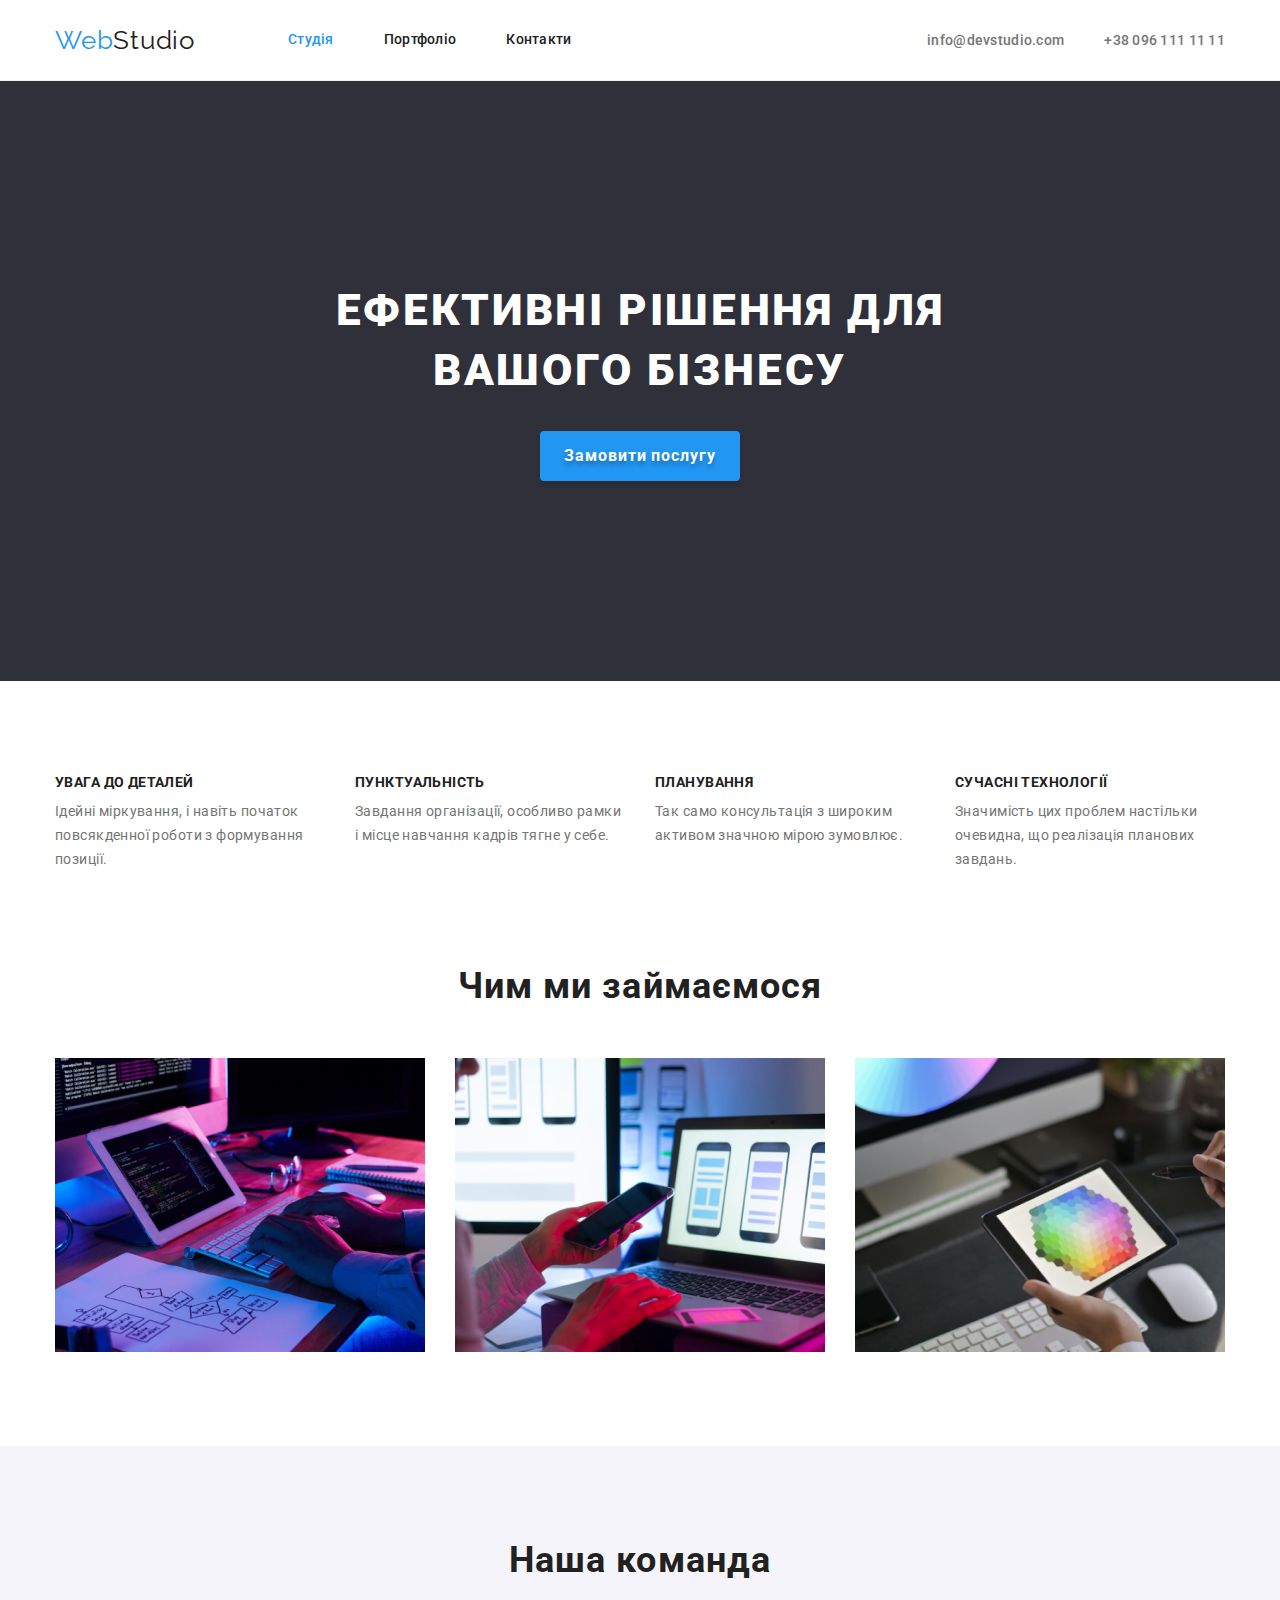
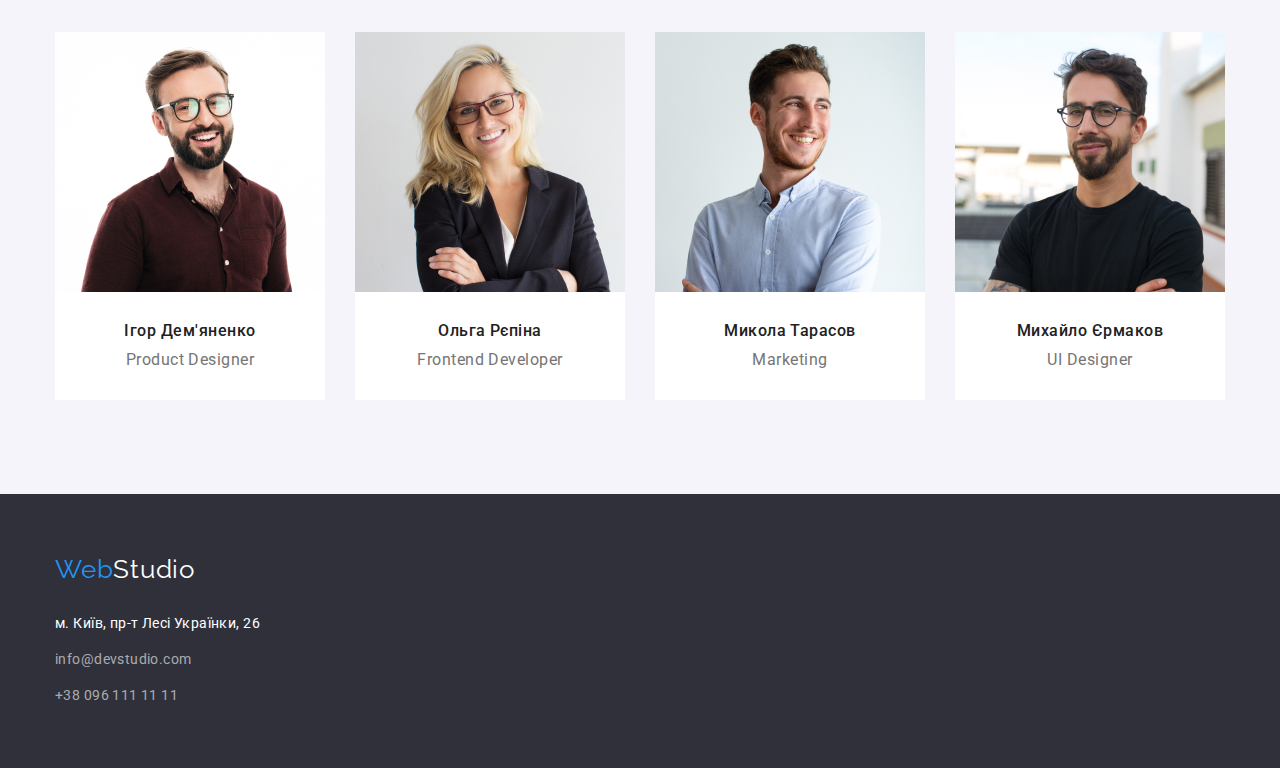
<file: index.html>
<!DOCTYPE html>
<html lang="uk">
  <head>
    <meta charset="UTF-8" />
    <meta http-equiv="X-UA-Compatible" content="IE=edge" />
    <meta name="viewport" content="width=device-width, initial-scale=1.0" />
    <title>Document</title>
    <link rel="preconnect" href="https://fonts.googleapis.com" />
    <link rel="preconnect" href="https://fonts.gstatic.com" crossorigin />
    <link
      href="https://fonts.googleapis.com/css2?family=Raleway:wght@700&family=Roboto:wght@400;500;700;900&display=swap"
      rel="stylesheet"
    />
    <link rel="stylesheet" href="https://cdnjs.cloudflare.com/ajax/libs/modern-normalize/1.1.0/modern-normalize.min.css"/>
    <link rel="stylesheet" href="./css/style.css" />
  </head>
  <body>
    <header class="header">
      <div class="container navigation">
      <a href="./index.html" class="logo"
      ><span class="accent-logo">Web</span>Studio</a
    >
      <nav class="navig">
        <ul class="site-nav list">
          <li><a href="./index.html" class="link active">Студія</a></li>
          <li><a href="./portfolio.html" class="link">Портфоліо</a></li>
          <li><a href="" class="link">Контакти</a></li>
        </ul>
      </nav>
      <ul class="cont-nav list">
        <li>
          <a href="mailto:info@devstudio.com" class="link"
            >info@devstudio.com</a
          >
        </li>
        <li>
          <a href="tel:+380961111111" class="link">+38 096 111 11 11</a>
        </li>
      </ul>
    </div>
    </header>

    <main>
        <section class="hero">
          <div class="container">
          <h1 class="title">Ефективні рішення для вашого бізнесу</h1>
          <button type="button" class="hero-button">Замовити послугу</button>
        </section>
      </div>

      <section class="feat">
        <div class="container">
        <h2 class="visually-hidden">Переваги</h2>
        <ul class="features list">
          <li>
            <h3 class="feat-title">УВАГА ДО ДЕТАЛЕЙ</h3>
            <p class="feat-text">
              Ідейні міркування, і навіть початок повсякденної роботи з
              формування позиції.
            </p>
          </li>
          <li>
            <h3 class="feat-title">ПУНКТУАЛЬНІСТЬ</h3>
            <p class="feat-text">
              Завдання організації, особливо рамки і місце навчання кадрів тягне
              у себе.
            </p>
          </li>
          <li>
            <h3 class="feat-title">ПЛАНУВАННЯ</h3>
            <p class="feat-text">
              Так само консультація з широким активом значною мірою зумовлює.
            </p>
          </li>
          <li>
            <h3 class="feat-title">СУЧАСНІ ТЕХНОЛОГІЇ</h3>
            <p class="feat-text">
              Значимість цих проблем настільки очевидна, що реалізація планових
              завдань.
            </p>
          </li>
        </ul>
      </div>
      </section>

      <section class="examp">
        <div class="container">
        <h2 class="section-title">Чим ми займаємося</h2>
        <ul class="examples list">
          <li>
            <img src="./images/example1.jpg" alt="Приклад 1" width="370" />
          </li>
          <li>
            <img src="./images/example2.jpg" alt="Приклад 2" width="370" />
          </li>
          <li>
            <img src="./images/example3.jpg" alt="Приклад 3" width="370" />
          </li>
        </ul>
      </div>
      </section>

      <section class="team-section">
        <div class="container">
        <h2 class="section-title">Наша команда</h2>
        <ul class="team list">
          <li>
            <img src="./images/photo1.jpg" alt="Ігор Дем'яненко" width="270" />
            <div class="team-descr">
            <h3 class="team-title">Ігор Дем'яненко</h3>
            <p class="team-job">Product Designer</p>
          </div>
          </li>
          <li>
            <img src="./images/photo2.jpg" alt="Ольга Рєпіна" width="270" />
            <div class="team-descr">
            <h3 class="team-title">Ольга Рєпіна</h3>
            <p class="team-job">Frontend Developer</p>
          </div>
          </li>
          <li>
            <img src="./images/photo3.jpg" alt="Микола Тарасов" width="270" />
            <div class="team-descr">
            <h3 class="team-title">Микола Тарасов</h3>
            <p class="team-job">Marketing</p>
          </div>
          </li>
          <li>
            <img src="./images/photo4.jpg" alt="Михайло Єрмаков" width="270" />
            <div class="team-descr">
            <h3 class="team-title">Михайло Єрмаков</h3>
            <p class="team-job">UI Designer</p>
          </div>
          </li>
        </ul>
      </div>
      </section>
    </main>

    <footer class="footer">
      <div class="container">
        <a href="./index.html" class="logo"
          ><span class="accent-logo">Web</span>Studio</a
        >
        <address class="address-text">
          м. Київ, пр-т Лесі Українки, 26
          <a href="mailto:info@devstudio.com" class="footer-link"
            >info@devstudio.com</a
          >
          <a href="tel:+380961111111" class="footer-link"
            >+38 096 111 11 11</a
          >
        </address>
      </div>
    </footer>
  </body>
</html>
</file>
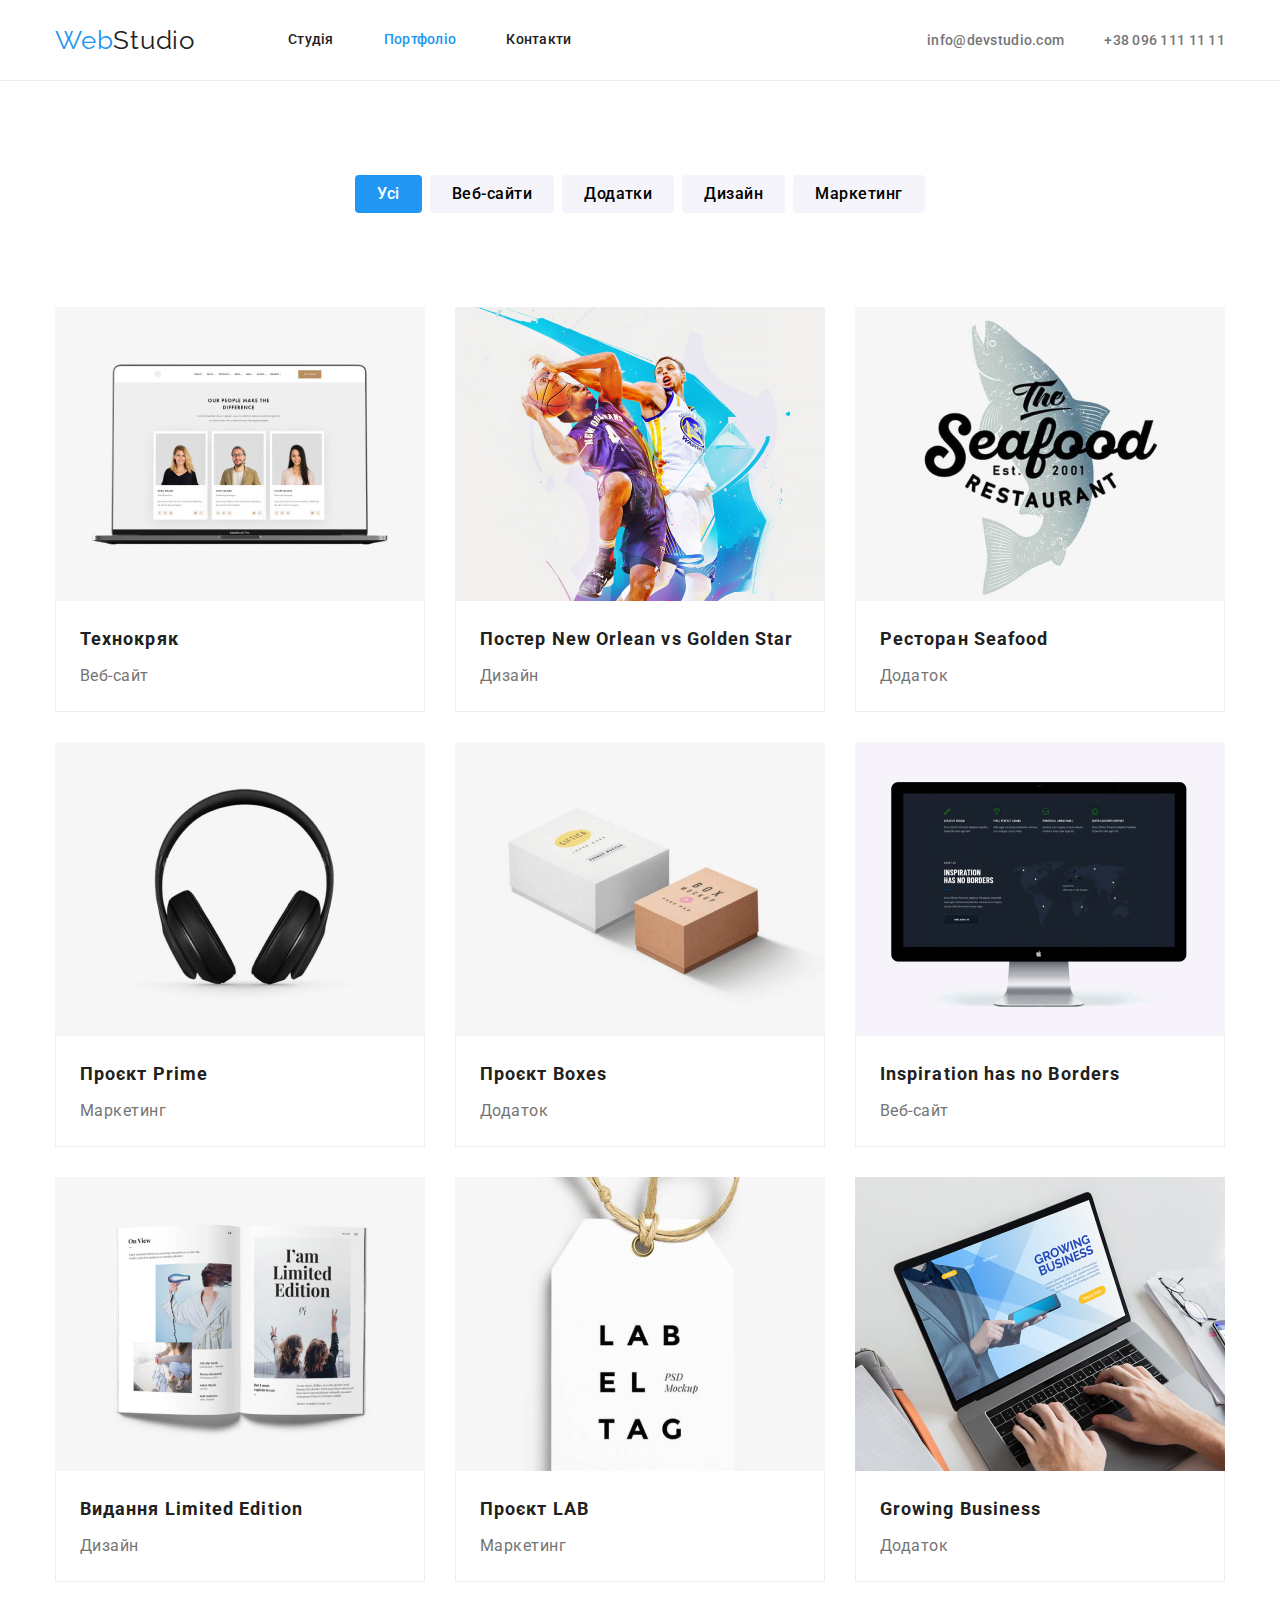
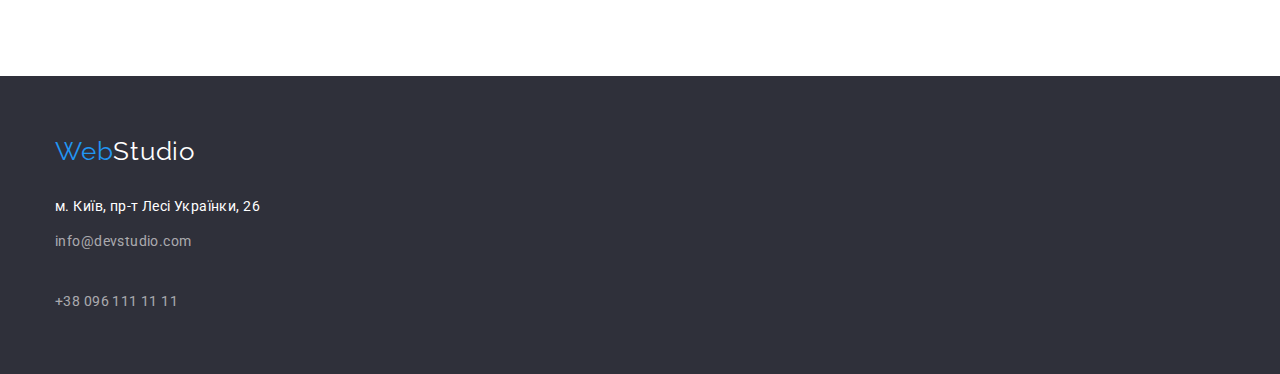
<file: portfolio.html>
<!DOCTYPE html>
<html lang="uk">
  <head>
    <meta charset="UTF-8" />
    <meta http-equiv="X-UA-Compatible" content="IE=edge" />
    <meta name="viewport" content="width=device-width, initial-scale=1.0" />
    <title>Document</title>
    <link rel="preconnect" href="https://fonts.googleapis.com" />
    <link rel="preconnect" href="https://fonts.gstatic.com" crossorigin />
    <link
      href="https://fonts.googleapis.com/css2?family=Raleway:wght@700&family=Roboto:wght@400;500;700;900&display=swap"
      rel="stylesheet"
    />
    <link
      rel="stylesheet"
      href="https://cdnjs.cloudflare.com/ajax/libs/modern-normalize/1.1.0/modern-normalize.min.css"
    />
    <link rel="stylesheet" href="./css/style.css" />
  </head>
  <body>
    <header class="header">
      <div class="container navigation">
        <a href="./index.html" class="logo"
          ><span class="accent-logo">Web</span>Studio</a
        >
        <nav class="navig">
          <ul class="site-nav list">
            <li><a href="./index.html" class="link">Студія</a></li>
            <li>
              <a href="./portfolio.html" class="link active">Портфоліо</a>
            </li>
            <li><a href="" class="link">Контакти</a></li>
          </ul>
        </nav>
        <ul class="cont-nav list">
          <li>
            <a href="mailto:info@devstudio.com" class="link"
              >info@devstudio.com</a
            >
          </li>
          <li>
            <a href="tel:+380961111111" class="link">+38 096 111 11 11</a>
          </li>
        </ul>
      </div>
    </header>

    <main>
      <section class="portfolio">
        <div class="container">
          <h1 class="visually-hidden">Портфоліо</h1>
          <ul class="portfolio-nav list">
            <li class="active-btn">
              <button type="button">Усі</button>
            </li>
            <li>
              <button type="button">Веб-сайти</button>
            </li>
            <li>
              <button type="button">Додатки</button>
            </li>
            <li>
              <button type="button">Дизайн</button>
            </li>
            <li>
              <button type="button">Маркетинг</button>
            </li>
          </ul>

          <ul class="portfolio-projects list">
            <li>
              <a href="" class="link">
                <img
                  src="./images/portfolio1.jpg"
                  alt="Технокряк"
                  width="370"
                />
                <div class="portfolio-card">
                  <h2 class="portfolio-title">Технокряк</h2>
                  <p class="portfolio-descr">Веб-сайт</p>
                </div>
              </a>
            </li>
            <li>
              <a href="" class="link">
                <img
                  src="./images/portfolio2.jpg"
                  alt="Постер New Orlean vs Golden Star"
                  width="370"
                />
                <div class="portfolio-card">
                  <h2 class="portfolio-title">
                    Постер New Orlean vs Golden Star
                  </h2>
                  <p class="portfolio-descr">Дизайн</p>
                </div>
              </a>
            </li>
            <li>
              <a href="" class="link">
                <img
                  src="./images/portfolio3.jpg"
                  alt="Ресторан Seafood"
                  width="370"
                />
                <div class="portfolio-card">
                  <h2 class="portfolio-title">Ресторан Seafood</h2>
                  <p class="portfolio-descr">Додаток</p>
                </div>
              </a>
            </li>
            <li>
              <a href="" class="link">
                <img
                  src="./images/portfolio4.jpg"
                  alt="Проєкт Prime"
                  width="370"
                />
                <div class="portfolio-card">
                  <h2 class="portfolio-title">Проєкт Prime</h2>
                  <p class="portfolio-descr">Маркетинг</p>
                </div>
              </a>
            </li>
            <li>
              <a href="" class="link">
                <img
                  src="./images/portfolio5.jpg"
                  alt="Проєкт Boxes"
                  width="370"
                />
                <div class="portfolio-card">
                  <h2 class="portfolio-title">Проєкт Boxes</h2>
                  <p class="portfolio-descr">Додаток</p>
                </div>
              </a>
            </li>
            <li>
              <a href="" class="link">
                <img
                  src="./images/portfolio6.jpg"
                  alt="Inspiration has no Borders"
                  width="370"
                />
                <div class="portfolio-card">
                  <h2 class="portfolio-title">Inspiration has no Borders</h2>
                  <p class="portfolio-descr">Веб-сайт</p>
                </div>
              </a>
            </li>
            <li>
              <a href="" class="link">
                <img
                  src="./images/portfolio7.jpg"
                  alt="Видання Limited Edition"
                  width="370"
                />
                <div class="portfolio-card">
                  <h2 class="portfolio-title">Видання Limited Edition</h2>
                  <p class="portfolio-descr">Дизайн</p>
                </div>
              </a>
            </li>
            <li>
              <a href="" class="link">
                <img
                  src="./images/portfolio8.jpg"
                  alt="Проєкт LAB"
                  width="370"
                />
                <div class="portfolio-card">
                  <h2 class="portfolio-title">Проєкт LAB</h2>
                  <p class="portfolio-descr">Маркетинг</p>
                </div>
              </a>
            </li>
            <li>
              <a href="" class="link">
                <img
                  src="./images/portfolio9.jpg"
                  alt="Growing Business"
                  width="370"
                />
                <div class="portfolio-card">
                  <h2 class="portfolio-title">Growing Business</h2>
                  <p class="portfolio-descr">Додаток</p>
                </div>
              </a>
            </li>
          </ul>
        </div>
      </section>
    </main>

    <footer class="footer">
      <div class="container">
        <a href="./index.html" class="logo"
          ><span class="accent-logo">Web</span>Studio</a
        >
        <address class="address-text">
          м. Київ, пр-т Лесі Українки, 26
          <br /><a href="mailto:info@devstudio.com" class="footer-link"
            >info@devstudio.com</a
          >
          <br /><a href="tel:+380961111111" class="footer-link"
            >+38 096 111 11 11</a
          >
        </address>
      </div>
    </footer>
  </body>
</html>
</file>
<file: css/style.css>
:root {
  --primary-text-color: #212121;
  --title-text-color: #757575;
  --accent-color: #2196f3;
  --alternative-color: #ffffff;
  --footer-link-color: rgba(255, 255, 255, 0.6);
  --alt-bg-color: #2f303a;
}

body {
  background-color: var(--alternative-color);
  color: var(--primary-text-color);
  font-family: Roboto, sans-serif;
}

.container {
  width: 1200px;
  padding-left: 15px;
  padding-right: 15px;
  margin-left: auto;
  margin-right: auto;
}

.list {
  list-style: none;
  padding: 0;
  margin: 0;
}

.visually-hidden {
  position: absolute;
  width: 1px;
  height: 1px;
  margin: -1px;
  border: 0;
  padding: 0;

  white-space: nowrap;
  clip-path: inset(100%);
  clip: rect(0 0 0 0);
  overflow: hidden;
}

img {
  display: block;
}

/*Site nav*/

.header {
  border-bottom: 1px solid #ececec;
}

.navigation {
  display: flex;
  align-items: center;
}

.site-nav {
  display: flex;
}

.navig {
  margin-left: 93px;
}

.site-nav > li:not(:last-child) {
  margin-right: 50px;
}

.logo {
  color: var(--primary-text-color);
  font-family: Raleway, sans-serif;
  font-size: 26px;
  line-height: 1.19;
  letter-spacing: 0.03em;
  text-decoration: none;
}

.accent-logo {
  color: var(--accent-color);
}

.site-nav .link {
  display: block;
  padding-top: 32px;
  padding-bottom: 32px;

  color: var(--primary-text-color);
  font-weight: 500;
  font-size: 14px;
  line-height: 1.14;
  letter-spacing: 0.02em;
  text-decoration: none;
}

.site-nav .link:hover,
.site-nav .link:focus {
  color: var(--accent-color);
}

/* active link */

.site-nav .active {
  color: var(--accent-color);
}

/*Cont nav*/

.cont-nav {
  display: flex;
  margin-left: auto;
}

.cont-nav > li:not(:last-child) {
  margin-right: 40px;
}

.cont-nav .link {
  color: var(--title-text-color);
  font-weight: 500;
  font-size: 14px;
  line-height: 1.14;
  letter-spacing: 0.02em;
  text-decoration: none;
}

.cont-nav .link:hover,
.cont-nav .link:focus {
  color: var(--accent-color);
}

/* hero */

.hero {
  background-color: var(--alt-bg-color);
  text-align: center;
  padding-top: 200px;
  padding-bottom: 200px;
}

.hero .title {
  margin-left: auto;
  margin-right: auto;
  margin-top: 0;
  margin-bottom: 30px;
  width: 696px;
  color: var(--alternative-color);
  font-weight: 900;
  font-size: 44px;
  line-height: 1.36;
  letter-spacing: 0.06em;
  text-transform: uppercase;
}

/* button */

.hero-button {
  display: inline-block;
  border-radius: 4px;
  padding: 10px 24px;
  min-width: 200px;
  border: transparent;

  color: var(--alternative-color);
  background-color: var(--accent-color);
  font-family: inherit;
  font-weight: 700;
  font-size: 16px;
  line-height: 1.87;
  letter-spacing: 0.06em;
  cursor: pointer;
  text-align: center;
  box-shadow: 0px 4px 4px rgba(0, 0, 0, 0.15);
  text-shadow: 0px 4px 4px rgba(0, 0, 0, 0.25);
}

/* Features */

.feat {
  padding-top: 94px;
  padding-bottom: 94px;
}

.features {
  display: flex;
}

.features > li:not(:last-child) {
  margin-right: 30px;
}

.feat-title {
  margin-top: 0;
  margin-bottom: 10px;
  width: 270px;
  font-weight: 700;
  font-size: 14px;
  line-height: 1.14;
  letter-spacing: 0.03em;
}

.feat-text {
  margin-top: 0;
  margin-bottom: 0;

  color: var(--title-text-color);
  font-weight: 400;
  font-size: 14px;
  line-height: 1.71;
  letter-spacing: 0.03em;
}

/* examples */

.examp {
  padding-bottom: 94px;
}

.examples {
  display: flex;
}

.examples > li:not(:last-child) {
  margin-right: 30px;
}

.section-title {
  margin-top: 0;
  margin-bottom: 50px;

  font-weight: 700;
  font-size: 36px;
  text-align: center;
  line-height: 1.16;
  letter-spacing: 0.03em;
}

/* team */

.team-section {
  background-color: #f5f4fa;
  padding-top: 94px;
  padding-bottom: 94px;
}

.team {
  display: flex;
}

.team > li:not(:last-child) {
  margin-right: 30px;
}

.team > li > img {
  display: block;
}

.team-job {
  color: var(--title-text-color);
  font-weight: 400;
  font-size: 16px;
  line-height: 1.18;
  letter-spacing: 0.03em;
  text-align: center;
  margin: 0;
}

.team-title {
  font-weight: 500;
  font-size: 16px;
  line-height: 1.18;
  letter-spacing: 0.03em;
  text-align: center;
  margin: 0 0 10px 0;
}

.team-descr {
  padding-top: 30px;
  padding-bottom: 30px;
  background-color: var(--alternative-color);
}

/* footer */

.footer {
  background-color: var(--alt-bg-color);
  padding-top: 60px;
  padding-bottom: 60px;
}

.footer .logo {
  color: var(--alternative-color);
}

.footer-link {
  display: block;
  margin-top: 12px;
  color: var(--footer-link-color);
  font-style: normal;
  font-size: 14px;
  line-height: 1.71;
  letter-spacing: 0.03em;
  text-decoration: none;
}

.footer-link:hover,
.footer-link:focus {
  color: var(--alternative-color);
}
.address-text {
  color: var(--alternative-color);
  font-style: normal;
  font-size: 14px;
  line-height: 1.71;
  letter-spacing: 0.03em;
  margin-top: 28px;
}

/* PORTFOLIO PAGE */

/* portfolio nav */

.portfolio {
  padding: 94px 0;
}

.portfolio-nav {
  display: flex;
  justify-content: center;
  margin-bottom: 94px;
}

.portfolio-nav .active-btn > button {
  border-radius: 4px;
  border: transparent;
  padding: 6px 22px;

  color: var(--alternative-color);
  background-color: var(--accent-color);
  font-family: inherit;
  font-weight: 500;
  font-size: 16px;
  text-align: center;
  line-height: 1.62;
  letter-spacing: 0.03em;
  cursor: pointer;
}

.portfolio-nav > li > button {
  border-radius: 4px;
  border: transparent;
  padding: 6px 22px;

  font-family: inherit;
  font-weight: 500;
  font-size: 16px;
  text-align: center;
  line-height: 1.62;
  letter-spacing: 0.03em;
  cursor: pointer;
  background-color: #f5f4fa;
}

.portfolio-nav > li > button:hover,
.portfolio-nav > li > button:focus {
  color: var(--alternative-color);
  background-color: var(--accent-color);
}

.portfolio-nav > li:not(:last-child) {
  margin-right: 8px;
}

/* portfolio projects */

.portfolio-projects {
  display: flex;
  flex-wrap: wrap;
}

.portfolio-projects > li {
  width: calc((100% - 60px) / 3);
  margin-right: 30px;
  margin-bottom: 30px;
}

.portfolio-projects > li:nth-child(3n) {
  margin-right: 0;
}

.portfolio-projects > li:nth-last-child(-n + 3) {
  margin-bottom: 0;
}

.portfolio-title {
  margin-top: 0;
  margin-bottom: 0;
  color: var(--primary-text-color);
  font-weight: 700;
  font-size: 18px;
  line-height: 2;
  letter-spacing: 0.06em;
}

.portfolio-descr {
  margin-top: 4px;
  margin-bottom: 0;
  color: var(--title-text-color);
  font-size: 16px;
  line-height: 1.87;
  letter-spacing: 0.03em;
}

.portfolio-projects .link {
  text-decoration: none;
}

.portfolio-card {
  padding: 20px 24px;
  border-bottom: 1px solid #eeeeee;
  border-left: 1px solid #eeeeee;
  border-right: 1px solid #eeeeee;
}
</file>
